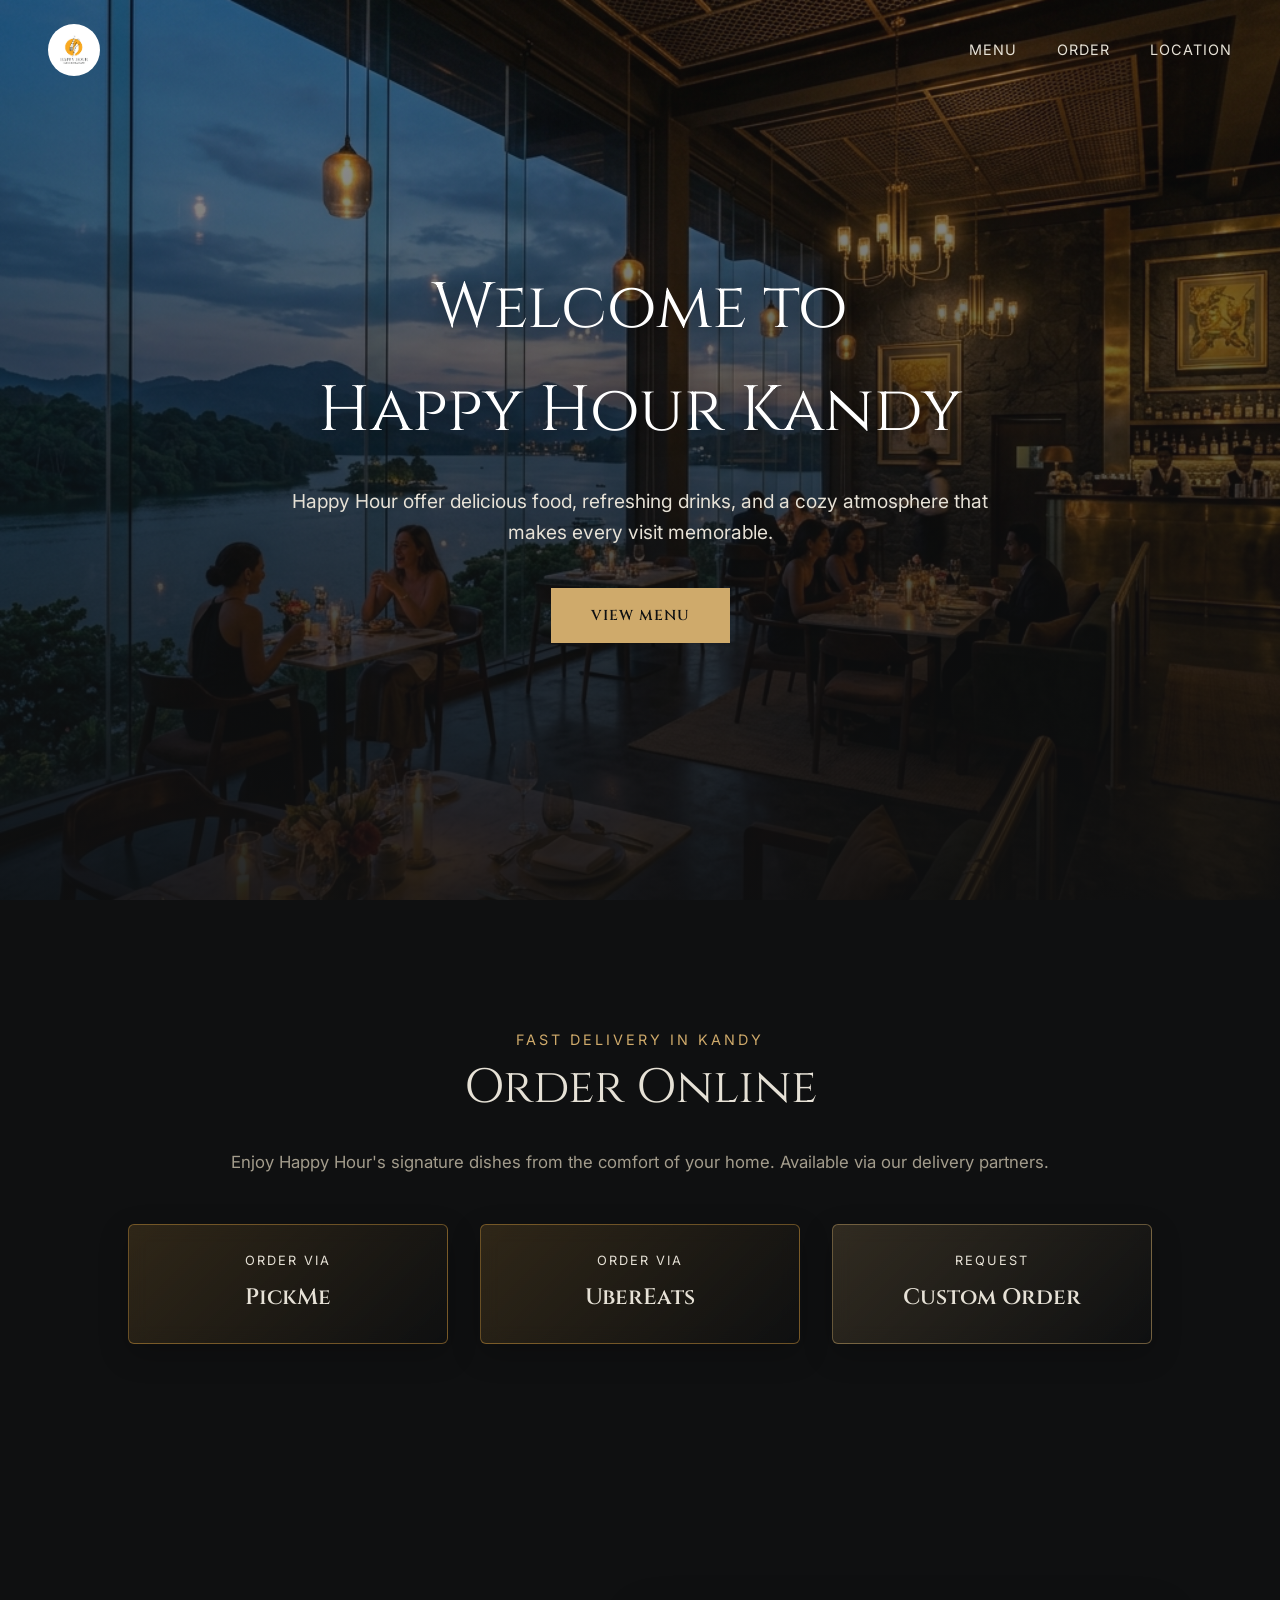
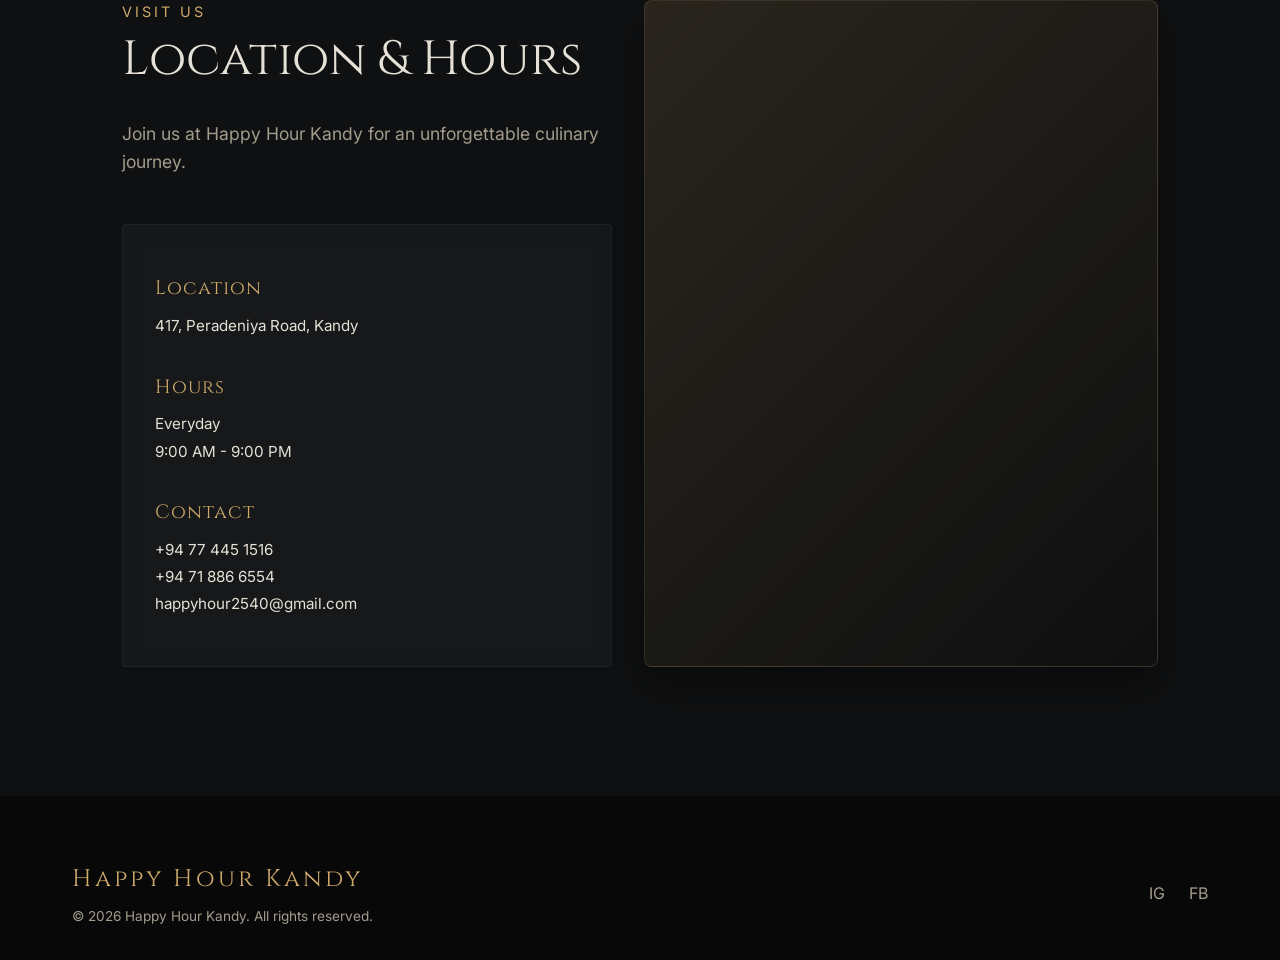
<file: index.html>
<!DOCTYPE html>
<html lang="en">
<head>
    <meta charset="UTF-8">
    <meta name="viewport" content="width=device-width, initial-scale=1.0">
    
    <title>Happy Hour Kandy | Best Rice & Curry, Kottu & Fried Rice</title>
    <meta name="description" content="Visit Happy Hour Kandy at 417 Peradeniya Road! We serve the best local cuisine including Rice & Curry, Kottu, Fried Rice, and Burgers. Open everyday 9:00 AM to 9:00 PM.">
    <meta name="keywords" content="Happy Hour Kandy, Happy Hour Cafe, Kandy restaurant, Peradeniya Road food, Kottu Kandy, Fried Rice Kandy, fast food Kandy, Sri Lankan restaurant">
    <meta name="author" content="Happy Hour Kandy">
    <meta name="robots" content="index, follow">

    <meta property="og:title" content="Happy Hour Kandy | Top Cafe & Restaurant on Peradeniya Road">
    <meta property="og:description" content="Craving the best food in Kandy? Visit Happy Hour Kandy for authentic Rice & Curry, Kottu, and more. Dine-in or order delivery today!">
    <meta property="og:type" content="restaurant">
    <meta property="og:url" content="https://www.yourdomain.com/"> 
    <meta property="og:site_name" content="Happy Hour Kandy">
    <meta property="og:locale" content="en_LK">
    
    <link rel="preconnect" href="https://fonts.googleapis.com">
    <link rel="preconnect" href="https://fonts.gstatic.com" crossorigin>
    <link href="https://fonts.googleapis.com/css2?family=Cinzel:wght@400;600;700&family=Inter:wght@300;400;600&display=swap" rel="stylesheet">
    
    <link rel="stylesheet" href="styles.css">

    <script type="application/ld+json">
    {
      "@context": "https://schema.org",
      "@type": "Restaurant",
      "name": "Happy Hour Kandy",
      "url": "https://www.yourdomain.com", 
      "description": "A modern cafe and restaurant in Kandy serving delicious Rice & Curry, Kottu, Fried Rice, and Burgers.",
      "telephone": ["+94774451516", "+94718866554"],
      "email": "happyhour2540@gmail.com",
      "address": {
        "@type": "PostalAddress",
        "streetAddress": "417, Peradeniya Road",
        "addressLocality": "Kandy",
        "addressRegion": "Central Province",
        "addressCountry": "LK"
      },
      "geo": {
        "@type": "GeoCoordinates",
        "latitude": "7.2854571", 
        "longitude": "80.6256761"
      },
      "openingHoursSpecification": {
        "@type": "OpeningHoursSpecification",
        "dayOfWeek": [
          "Monday", "Tuesday", "Wednesday", "Thursday", "Friday", "Saturday", "Sunday"
        ],
        "opens": "09:00",
        "closes": "21:00"
      },
      "servesCuisine": ["Sri Lankan", "Asian", "Fast Food"],
      "priceRange": "$$"
    }
    </script>
</head>
<body>

    <header class="navbar" id="navbar">
        <div class="nav-container">
            <a class="logo" href="index.html" aria-label="Happy Hour Kandy home">
                <span class="logo-text">Happy Hour Kandy</span>
                <img class="logo-image" src="assets/images/1.jpg" alt="Happy Hour Kandy logo">
            </a>
            <nav>
                <ul class="nav-links">
                    <li><a href="menu.html" class="nav-link" title="View Happy Hour Kandy Full Menu">Menu</a></li>
                    <li><a href="#order" class="nav-link" title="Order Online from Happy Hour Kandy">Order</a></li>
                    <li><a href="#location" class="nav-link" title="Find Happy Hour Kandy Location">Location</a></li>
                </ul>
            </nav>
            <div class="mobile-menu-btn" id="mobile-menu-btn">
                <span></span>
                <span></span>
                <span></span>
            </div>
        </div>
    </header>

    <section class="hero" id="home">
        <div class="hero-overlay"></div>
        <div class="hero-content">
            <h2 class="animate-up delay-1">Welcome to <br>Happy Hour Kandy</h2>
            <p class="animate-up delay-2">Happy Hour offer delicious food, refreshing drinks, and a cozy atmosphere that makes every visit memorable.</p>
            <a href="menu.html" class="btn btn-primary animate-up delay-3">View Menu</a>
        </div>
    </section>

    <section class="order section" id="order">
        <div class="container text-center fade-in">
            <h3 class="section-subtitle">Fast Delivery in Kandy</h3>
            <h2 class="section-title">Order Online</h2>
            <p class="section-lead">Enjoy Happy Hour's signature dishes from the comfort of your home. Available via our delivery partners.</p>
            <div class="order-buttons">
                <a href="https://pickme-app-sl.onelink.me/Fore?af_xp=custom&pid=custom&deep_link_value=outletDetailScreen&af_dp=afpickmesl%3A%2F%2F&merchant_id=42906&service_code=FOOD&route_type=food_and_market&route=outletDetailScreen" class="platform-btn pickme-btn" title="Order Happy Hour Kandy via PickMe">
                    <span>Order via</span> PickMe
                </a>
                <a href="#" class="platform-btn uber-btn" title="Order Happy Hour Kandy via UberEats">
                    <span>Order via</span> UberEats
                </a>
                <a href="https://docs.google.com/forms/d/e/1FAIpQLSdKYwQodTNkHpd2bPGRtknwT66CZpx0Dv6uAD2dohUDPAjNvw/viewform?usp=publish-editor" class="platform-btn custom-order-btn" title="Open the custom order form">
                    <span>Request</span>
                    Custom Order
                </a>
            </div>
        </div>
    </section>

    <section class="location section" id="location">
        <div class="container location-container">
            <div class="location-info fade-in">
                <h3 class="section-subtitle">Visit Us</h3>
                <h2 class="section-title">Location & Hours</h2>
                <p>Join us at Happy Hour Kandy for an unforgettable culinary journey.</p>
                <div class="contact-details">
                    <div class="detail-item">
                        <h4>Location</h4>
                        <p>417, Peradeniya Road, Kandy</p>
                    </div>
                    <div class="detail-item">
                        <h4>Hours</h4>
                        <p>Everyday<br>9:00 AM - 9:00 PM</p>
                    </div>
                    <div class="detail-item">
                        <h4>Contact</h4>
                        <p>
                            <a href="tel:+94774451516" class="contact-link">+94 77 445 1516</a><br>
                            <a href="tel:+94718866554" class="contact-link">+94 71 886 6554</a><br>
                            <a href="mailto:happyhour2540@gmail.com" class="contact-link">happyhour2540@gmail.com</a>
                        </p>
                    </div>
                </div>
            </div>
            
            <div class="location-map fade-in delay-1">
                <div class="map-embed" aria-label="Map showing Happy Hour Kandy location">
                    <iframe
                        class="map-frame"
                        title="Happy Hour Kandy on Peradeniya Road"
                        src="https://www.google.com/maps?q=417+Peradeniya+Road+Kandy&output=embed"
                        loading="lazy"
                        referrerpolicy="no-referrer-when-downgrade"
                    ></iframe>
                </div>
            </div>
        </div>
    </section>

    <footer class="footer">
        <div class="container footer-content">
            <div class="footer-brand">
                <h2>Happy Hour Kandy</h2>
                <p>© 2026 Happy Hour Kandy. All rights reserved.</p>
            </div>
            <div class="social-links">
                <a href="https://www.instagram.com/happy.hour_sl?igsh=MTk2ZndmenZybTJxOQ%3D%3D&utm_source=qr" target="_blank" rel="noopener noreferrer" aria-label="Happy Hour Kandy Instagram">IG</a>
                <a href="https://www.facebook.com/share/18RMpoqPGJ/?mibextid=wwXIfr" target="_blank" rel="noopener noreferrer" aria-label="Happy Hour Kandy Facebook">FB</a>
            </div>
        </div>
    </footer>

    <script src="script.js"></script>
</body>
</html>
</file>
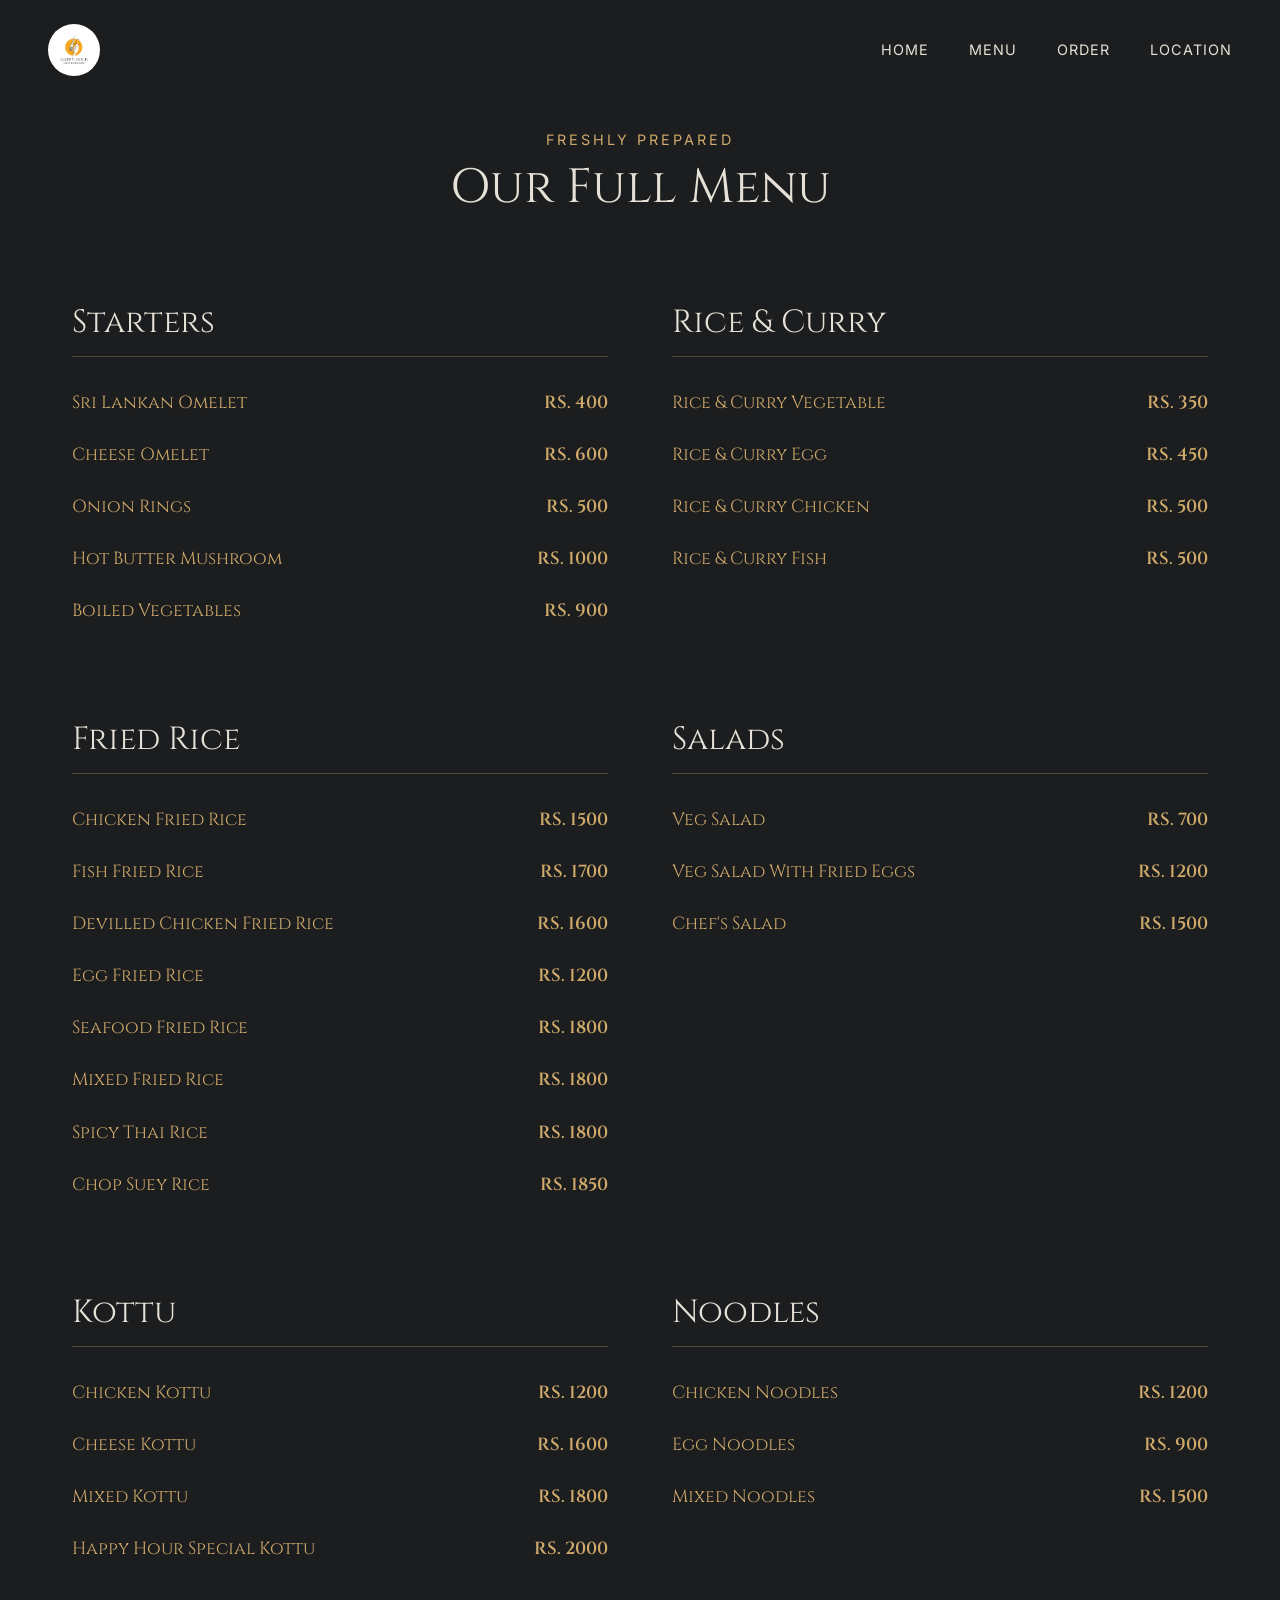
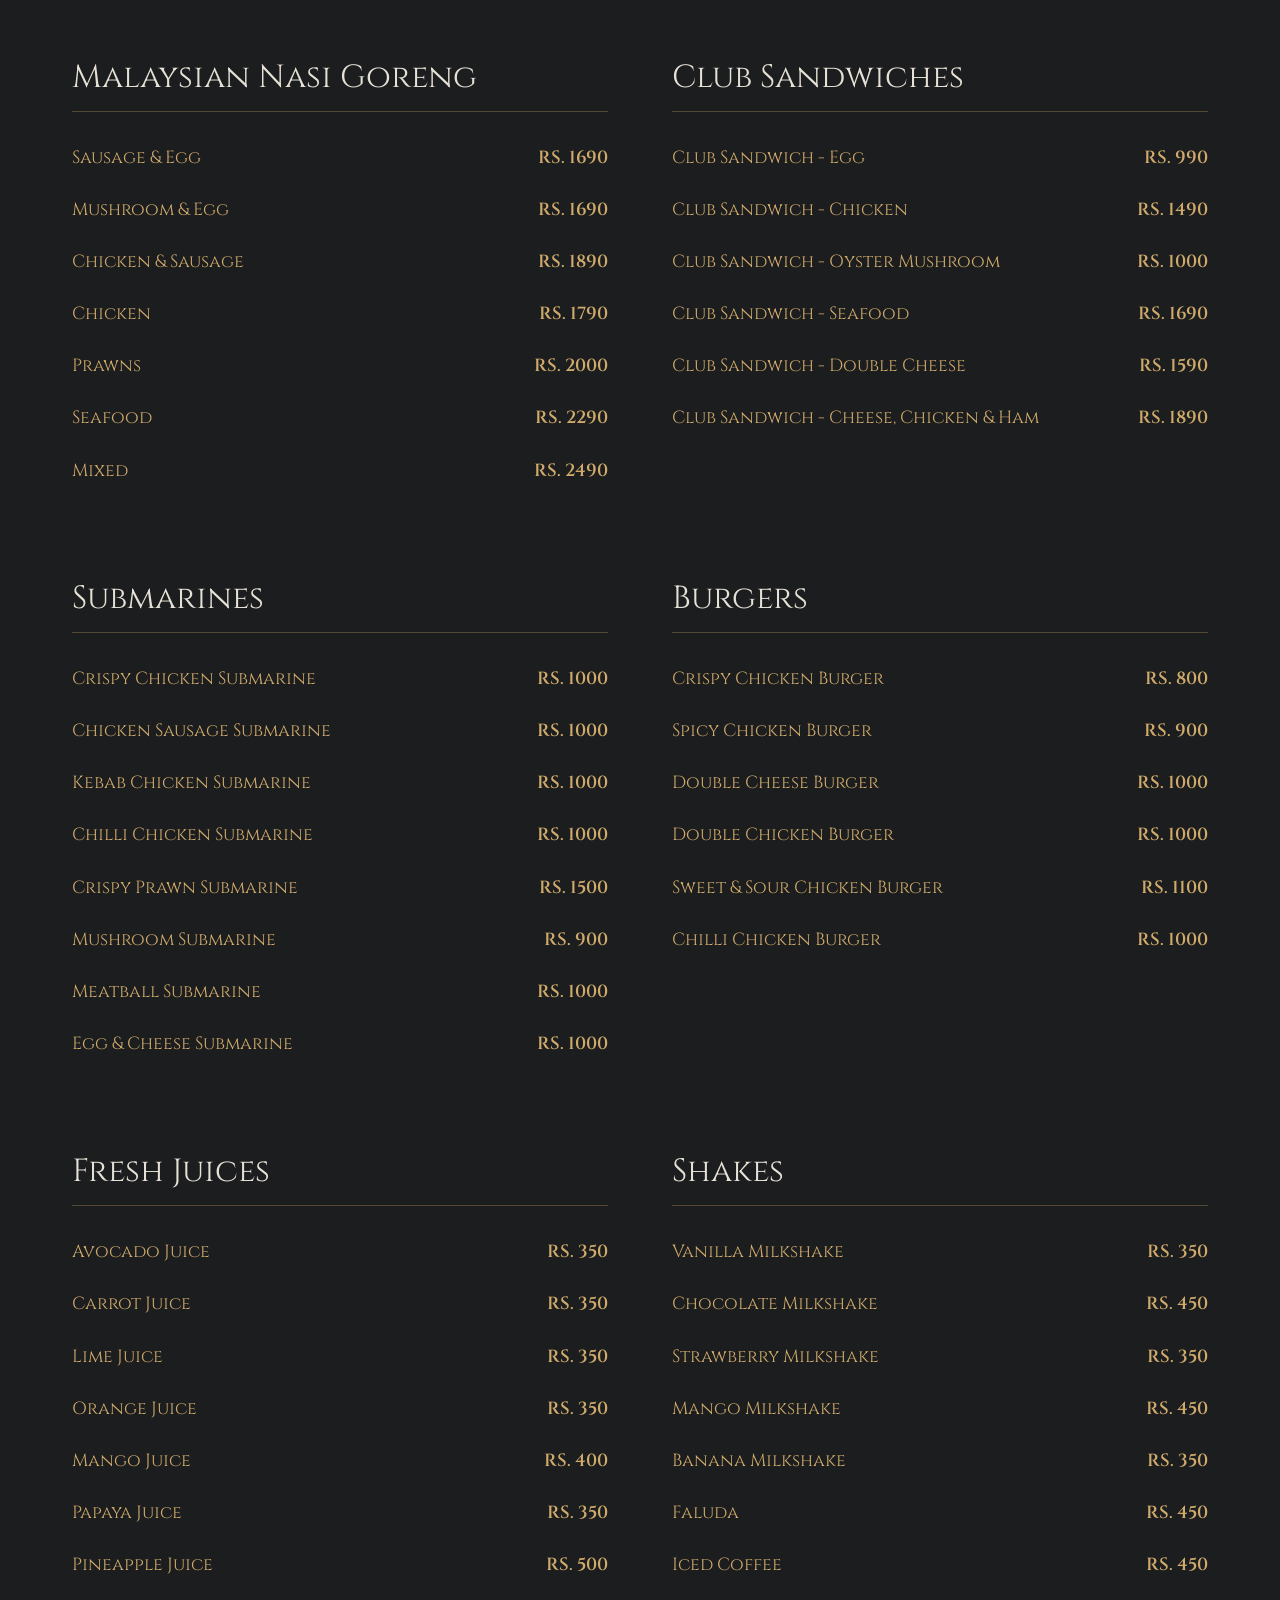
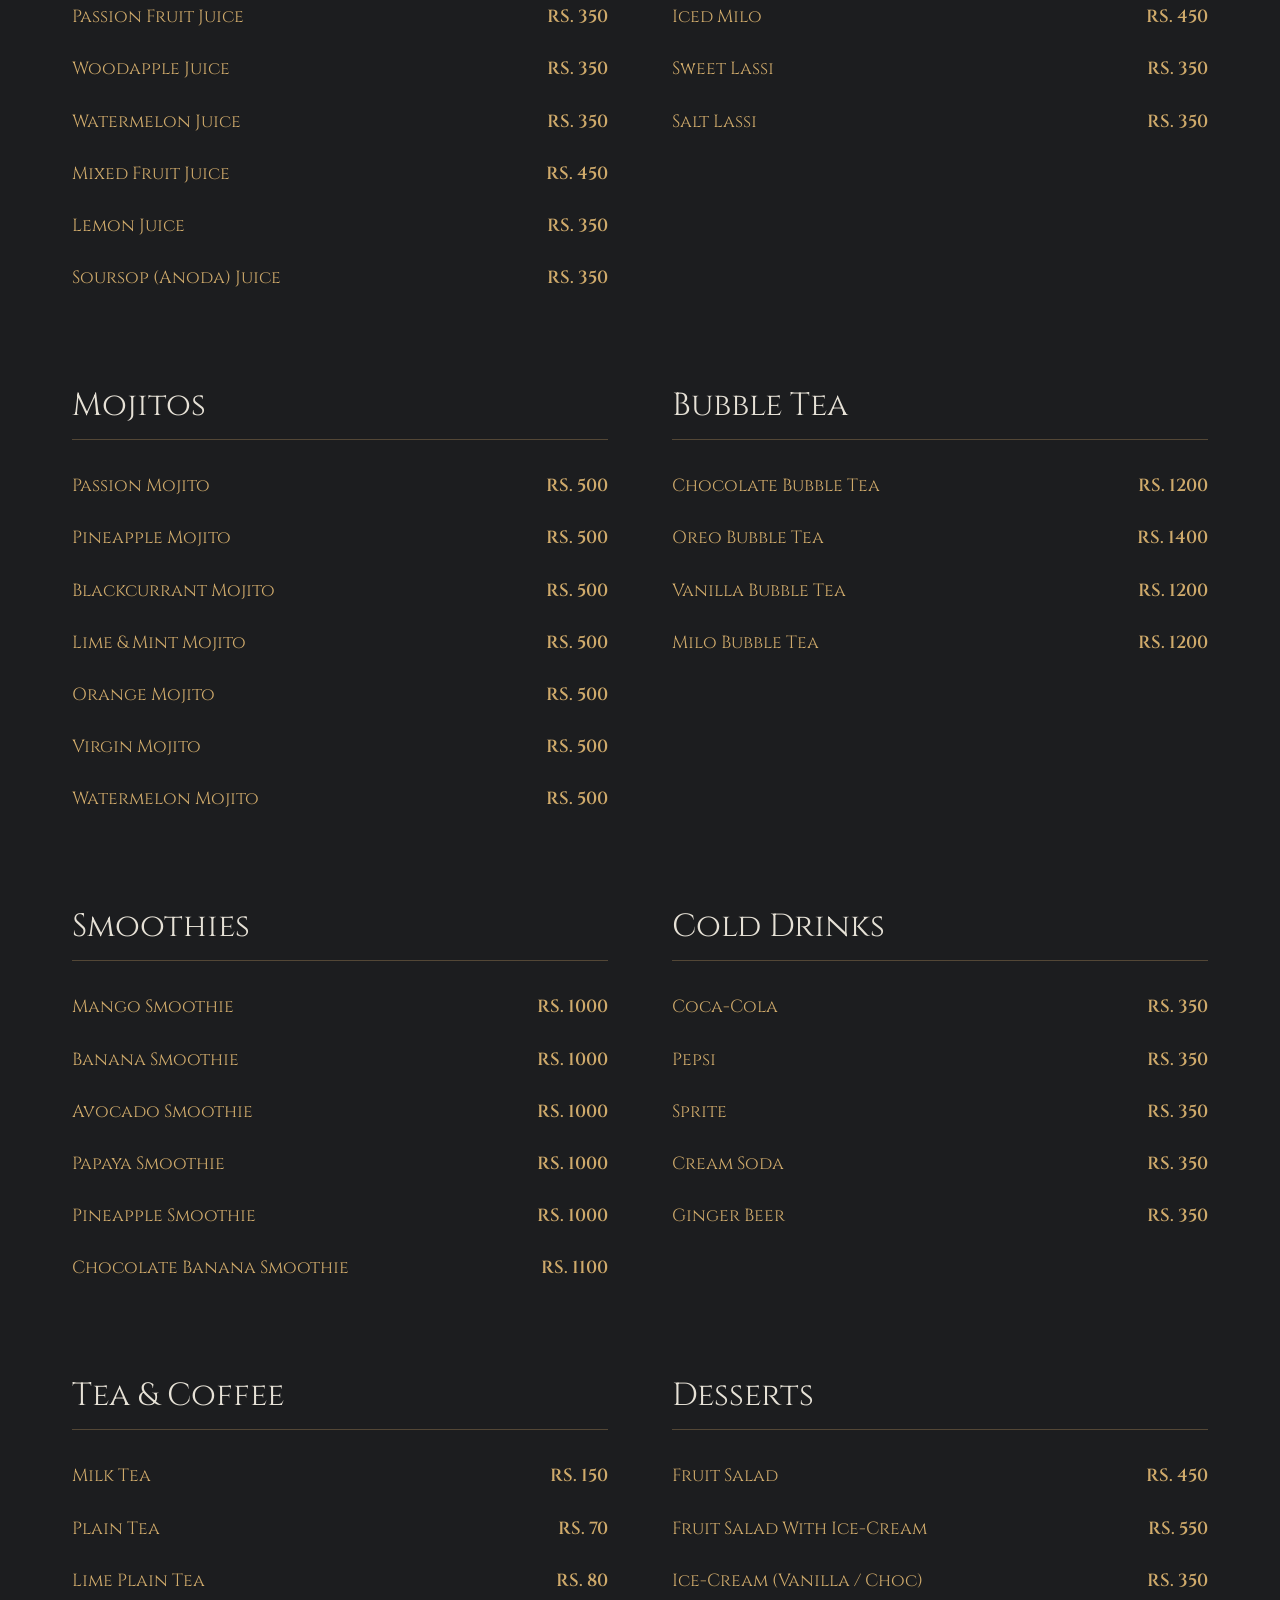
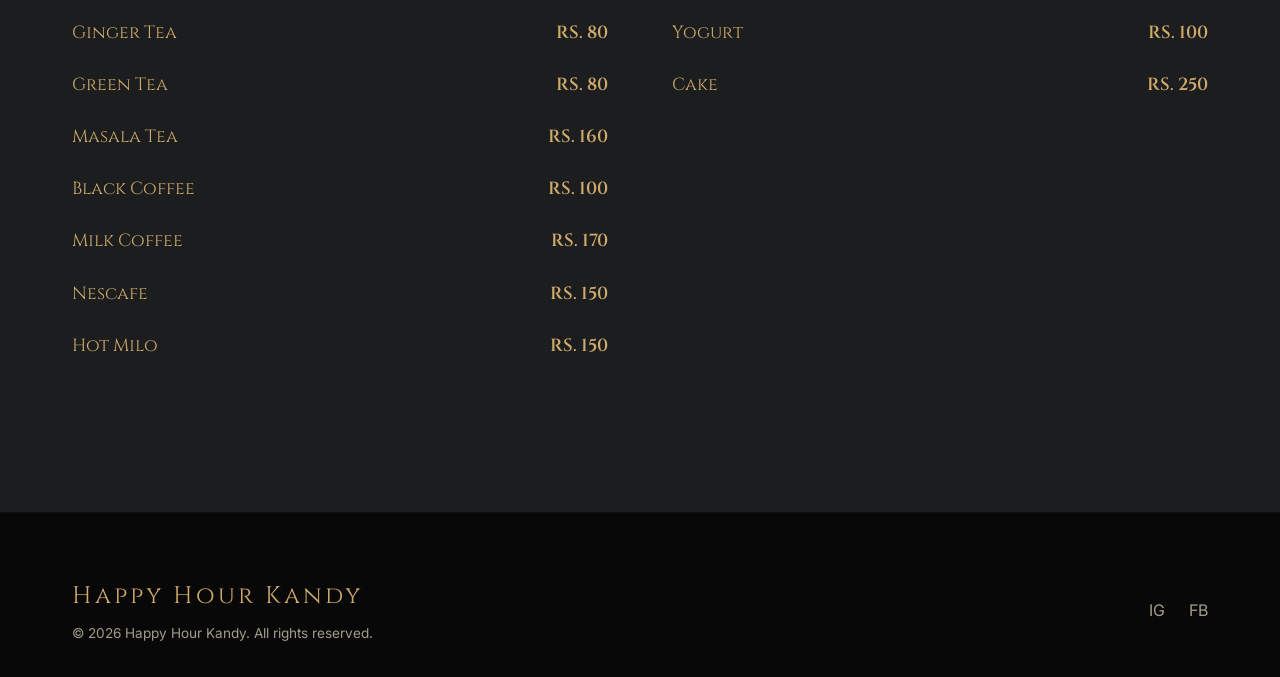
<file: menu.html>
<!DOCTYPE html>
<html lang="en">
<head>
    <meta charset="UTF-8">
    <meta name="viewport" content="width=device-width, initial-scale=1.0">

    <title>Happy Hour Kandy | Full Menu</title>
    <meta name="description" content="Explore the full Happy Hour Kandy menu with starters, rice and curry, kottu, burgers, fresh juices, desserts, and more.">
    <meta name="keywords" content="Happy Hour Kandy menu, Kandy food menu, rice and curry, kottu, fried rice, burgers, juices">
    <meta name="author" content="Happy Hour Kandy">

    <link rel="preconnect" href="https://fonts.googleapis.com">
    <link rel="preconnect" href="https://fonts.gstatic.com" crossorigin>
    <link href="https://fonts.googleapis.com/css2?family=Cinzel:wght@400;600;700&family=Inter:wght@300;400;600&display=swap" rel="stylesheet">

    <link rel="stylesheet" href="styles.css">
</head>
<body>

    <header class="navbar" id="navbar">
        <div class="nav-container">
            <a class="logo" href="index.html" aria-label="Happy Hour Kandy home">
                <span class="logo-text">Happy Hour Kandy</span>
                <img class="logo-image" src="assets/images/1.jpg" alt="Happy Hour Kandy logo">
            </a>
            <nav>
                <ul class="nav-links">
                    <li><a href="index.html" class="nav-link" title="Back to Happy Hour Kandy Home">Home</a></li>
                    <li><a href="menu.html" class="nav-link" title="View Happy Hour Kandy Full Menu">Menu</a></li>
                    <li><a href="index.html#order" class="nav-link" title="Order Online from Happy Hour Kandy">Order</a></li>
                    <li><a href="index.html#location" class="nav-link" title="Find Happy Hour Kandy Location">Location</a></li>
                </ul>
            </nav>
            <div class="mobile-menu-btn" id="mobile-menu-btn">
                <span></span>
                <span></span>
                <span></span>
            </div>
        </div>
    </header>

    <section class="menu section dark-bg" id="menu">
        <div class="container">
            <div class="text-center fade-in">
                <h3 class="section-subtitle">Freshly Prepared</h3>
                <h2 class="section-title">Our Full Menu</h2>
            </div>

            <div class="full-menu-container">

                <div class="menu-category">
                    <h3>Starters</h3>
                    <ul class="menu-list">
                        <li><div class="menu-item-header"><span>Sri Lankan Omelet</span><span class="price">RS. 400</span></div></li>
                        <li><div class="menu-item-header"><span>Cheese Omelet</span><span class="price">RS. 600</span></div></li>
                        <li><div class="menu-item-header"><span>Onion Rings</span><span class="price">RS. 500</span></div></li>
                        <li><div class="menu-item-header"><span>Hot Butter Mushroom</span><span class="price">RS. 1000</span></div></li>
                        <li><div class="menu-item-header"><span>Boiled Vegetables</span><span class="price">RS. 900</span></div></li>
                    </ul>
                </div>

                <div class="menu-category">
                    <h3>Rice & Curry</h3>
                    <ul class="menu-list">
                        <li><div class="menu-item-header"><span>Rice & Curry Vegetable</span><span class="price">RS. 350</span></div></li>
                        <li><div class="menu-item-header"><span>Rice & Curry Egg</span><span class="price">RS. 450</span></div></li>
                        <li><div class="menu-item-header"><span>Rice & Curry Chicken</span><span class="price">RS. 500</span></div></li>
                        <li><div class="menu-item-header"><span>Rice & Curry Fish</span><span class="price">RS. 500</span></div></li>
                    </ul>
                </div>

                <div class="menu-category">
                    <h3>Fried Rice</h3>
                    <ul class="menu-list">
                        <li><div class="menu-item-header"><span>Chicken Fried Rice</span><span class="price">RS. 1500</span></div></li>
                        <li><div class="menu-item-header"><span>Fish Fried Rice</span><span class="price">RS. 1700</span></div></li>
                        <li><div class="menu-item-header"><span>Devilled Chicken Fried Rice</span><span class="price">RS. 1600</span></div></li>
                        <li><div class="menu-item-header"><span>Egg Fried Rice</span><span class="price">RS. 1200</span></div></li>
                        <li><div class="menu-item-header"><span>Seafood Fried Rice</span><span class="price">RS. 1800</span></div></li>
                        <li><div class="menu-item-header"><span>Mixed Fried Rice</span><span class="price">RS. 1800</span></div></li>
                        <li><div class="menu-item-header"><span>Spicy Thai Rice</span><span class="price">RS. 1800</span></div></li>
                        <li><div class="menu-item-header"><span>Chop Suey Rice</span><span class="price">RS. 1850</span></div></li>
                    </ul>
                </div>

                <div class="menu-category">
                    <h3>Salads</h3>
                    <ul class="menu-list">
                        <li><div class="menu-item-header"><span>Veg Salad</span><span class="price">RS. 700</span></div></li>
                        <li><div class="menu-item-header"><span>Veg Salad With Fried Eggs</span><span class="price">RS. 1200</span></div></li>
                        <li><div class="menu-item-header"><span>Chef's Salad</span><span class="price">RS. 1500</span></div></li>
                    </ul>
                </div>

                <div class="menu-category">
                    <h3>Kottu</h3>
                    <ul class="menu-list">
                        <li><div class="menu-item-header"><span>Chicken Kottu</span><span class="price">RS. 1200</span></div></li>
                        <li><div class="menu-item-header"><span>Cheese Kottu</span><span class="price">RS. 1600</span></div></li>
                        <li><div class="menu-item-header"><span>Mixed Kottu</span><span class="price">RS. 1800</span></div></li>
                        <li><div class="menu-item-header"><span>Happy Hour Special Kottu</span><span class="price">RS. 2000</span></div></li>
                    </ul>
                </div>

                <div class="menu-category">
                    <h3>Noodles</h3>
                    <ul class="menu-list">
                        <li><div class="menu-item-header"><span>Chicken Noodles</span><span class="price">RS. 1200</span></div></li>
                        <li><div class="menu-item-header"><span>Egg Noodles</span><span class="price">RS. 900</span></div></li>
                        <li><div class="menu-item-header"><span>Mixed Noodles</span><span class="price">RS. 1500</span></div></li>
                    </ul>
                </div>

                <div class="menu-category">
                    <h3>Malaysian Nasi Goreng</h3>
                    <ul class="menu-list">
                        <li><div class="menu-item-header"><span>Sausage & Egg</span><span class="price">RS. 1690</span></div></li>
                        <li><div class="menu-item-header"><span>Mushroom & Egg</span><span class="price">RS. 1690</span></div></li>
                        <li><div class="menu-item-header"><span>Chicken & Sausage</span><span class="price">RS. 1890</span></div></li>
                        <li><div class="menu-item-header"><span>Chicken</span><span class="price">RS. 1790</span></div></li>
                        <li><div class="menu-item-header"><span>Prawns</span><span class="price">RS. 2000</span></div></li>
                        <li><div class="menu-item-header"><span>Seafood</span><span class="price">RS. 2290</span></div></li>
                        <li><div class="menu-item-header"><span>Mixed</span><span class="price">RS. 2490</span></div></li>
                    </ul>
                </div>

                <div class="menu-category">
                    <h3>Club Sandwiches</h3>
                    <ul class="menu-list">
                        <li><div class="menu-item-header"><span>Club Sandwich - Egg</span><span class="price">RS. 990</span></div></li>
                        <li><div class="menu-item-header"><span>Club Sandwich - Chicken</span><span class="price">RS. 1490</span></div></li>
                        <li><div class="menu-item-header"><span>Club Sandwich - Oyster Mushroom</span><span class="price">RS. 1000</span></div></li>
                        <li><div class="menu-item-header"><span>Club Sandwich - Seafood</span><span class="price">RS. 1690</span></div></li>
                        <li><div class="menu-item-header"><span>Club Sandwich - Double Cheese</span><span class="price">RS. 1590</span></div></li>
                        <li><div class="menu-item-header"><span>Club Sandwich - Cheese, Chicken & Ham</span><span class="price">RS. 1890</span></div></li>
                    </ul>
                </div>

                <div class="menu-category">
                    <h3>Submarines</h3>
                    <ul class="menu-list">
                        <li><div class="menu-item-header"><span>Crispy Chicken Submarine</span><span class="price">RS. 1000</span></div></li>
                        <li><div class="menu-item-header"><span>Chicken Sausage Submarine</span><span class="price">RS. 1000</span></div></li>
                        <li><div class="menu-item-header"><span>Kebab Chicken Submarine</span><span class="price">RS. 1000</span></div></li>
                        <li><div class="menu-item-header"><span>Chilli Chicken Submarine</span><span class="price">RS. 1000</span></div></li>
                        <li><div class="menu-item-header"><span>Crispy Prawn Submarine</span><span class="price">RS. 1500</span></div></li>
                        <li><div class="menu-item-header"><span>Mushroom Submarine</span><span class="price">RS. 900</span></div></li>
                        <li><div class="menu-item-header"><span>Meatball Submarine</span><span class="price">RS. 1000</span></div></li>
                        <li><div class="menu-item-header"><span>Egg & Cheese Submarine</span><span class="price">RS. 1000</span></div></li>
                    </ul>
                </div>

                <div class="menu-category">
                    <h3>Burgers</h3>
                    <ul class="menu-list">
                        <li><div class="menu-item-header"><span>Crispy Chicken Burger</span><span class="price">RS. 800</span></div></li>
                        <li><div class="menu-item-header"><span>Spicy Chicken Burger</span><span class="price">RS. 900</span></div></li>
                        <li><div class="menu-item-header"><span>Double Cheese Burger</span><span class="price">RS. 1000</span></div></li>
                        <li><div class="menu-item-header"><span>Double Chicken Burger</span><span class="price">RS. 1000</span></div></li>
                        <li><div class="menu-item-header"><span>Sweet & Sour Chicken Burger</span><span class="price">RS. 1100</span></div></li>
                        <li><div class="menu-item-header"><span>Chilli Chicken Burger</span><span class="price">RS. 1000</span></div></li>
                    </ul>
                </div>

                <div class="menu-category">
                    <h3>Fresh Juices</h3>
                    <ul class="menu-list">
                        <li><div class="menu-item-header"><span>Avocado Juice</span><span class="price">RS. 350</span></div></li>
                        <li><div class="menu-item-header"><span>Carrot Juice</span><span class="price">RS. 350</span></div></li>
                        <li><div class="menu-item-header"><span>Lime Juice</span><span class="price">RS. 350</span></div></li>
                        <li><div class="menu-item-header"><span>Orange Juice</span><span class="price">RS. 350</span></div></li>
                        <li><div class="menu-item-header"><span>Mango Juice</span><span class="price">RS. 400</span></div></li>
                        <li><div class="menu-item-header"><span>Papaya Juice</span><span class="price">RS. 350</span></div></li>
                        <li><div class="menu-item-header"><span>Pineapple Juice</span><span class="price">RS. 500</span></div></li>
                        <li><div class="menu-item-header"><span>Passion Fruit Juice</span><span class="price">RS. 350</span></div></li>
                        <li><div class="menu-item-header"><span>Woodapple Juice</span><span class="price">RS. 350</span></div></li>
                        <li><div class="menu-item-header"><span>Watermelon Juice</span><span class="price">RS. 350</span></div></li>
                        <li><div class="menu-item-header"><span>Mixed Fruit Juice</span><span class="price">RS. 450</span></div></li>
                        <li><div class="menu-item-header"><span>Lemon Juice</span><span class="price">RS. 350</span></div></li>
                        <li><div class="menu-item-header"><span>Soursop (Anoda) Juice</span><span class="price">RS. 350</span></div></li>
                    </ul>
                </div>

                <div class="menu-category">
                    <h3>Shakes</h3>
                    <ul class="menu-list">
                        <li><div class="menu-item-header"><span>Vanilla Milkshake</span><span class="price">RS. 350</span></div></li>
                        <li><div class="menu-item-header"><span>Chocolate Milkshake</span><span class="price">RS. 450</span></div></li>
                        <li><div class="menu-item-header"><span>Strawberry Milkshake</span><span class="price">RS. 350</span></div></li>
                        <li><div class="menu-item-header"><span>Mango Milkshake</span><span class="price">RS. 450</span></div></li>
                        <li><div class="menu-item-header"><span>Banana Milkshake</span><span class="price">RS. 350</span></div></li>
                        <li><div class="menu-item-header"><span>Faluda</span><span class="price">RS. 450</span></div></li>
                        <li><div class="menu-item-header"><span>Iced Coffee</span><span class="price">RS. 450</span></div></li>
                        <li><div class="menu-item-header"><span>Iced Milo</span><span class="price">RS. 450</span></div></li>
                        <li><div class="menu-item-header"><span>Sweet Lassi</span><span class="price">RS. 350</span></div></li>
                        <li><div class="menu-item-header"><span>Salt Lassi</span><span class="price">RS. 350</span></div></li>
                    </ul>
                </div>

                <div class="menu-category">
                    <h3>Mojitos</h3>
                    <ul class="menu-list">
                        <li><div class="menu-item-header"><span>Passion Mojito</span><span class="price">RS. 500</span></div></li>
                        <li><div class="menu-item-header"><span>Pineapple Mojito</span><span class="price">RS. 500</span></div></li>
                        <li><div class="menu-item-header"><span>Blackcurrant Mojito</span><span class="price">RS. 500</span></div></li>
                        <li><div class="menu-item-header"><span>Lime & Mint Mojito</span><span class="price">RS. 500</span></div></li>
                        <li><div class="menu-item-header"><span>Orange Mojito</span><span class="price">RS. 500</span></div></li>
                        <li><div class="menu-item-header"><span>Virgin Mojito</span><span class="price">RS. 500</span></div></li>
                        <li><div class="menu-item-header"><span>Watermelon Mojito</span><span class="price">RS. 500</span></div></li>
                    </ul>
                </div>

                <div class="menu-category">
                    <h3>Bubble Tea</h3>
                    <ul class="menu-list">
                        <li><div class="menu-item-header"><span>Chocolate Bubble Tea</span><span class="price">RS. 1200</span></div></li>
                        <li><div class="menu-item-header"><span>Oreo Bubble Tea</span><span class="price">RS. 1400</span></div></li>
                        <li><div class="menu-item-header"><span>Vanilla Bubble Tea</span><span class="price">RS. 1200</span></div></li>
                        <li><div class="menu-item-header"><span>Milo Bubble Tea</span><span class="price">RS. 1200</span></div></li>
                    </ul>
                </div>

                <div class="menu-category">
                    <h3>Smoothies</h3>
                    <ul class="menu-list">
                        <li><div class="menu-item-header"><span>Mango Smoothie</span><span class="price">RS. 1000</span></div></li>
                        <li><div class="menu-item-header"><span>Banana Smoothie</span><span class="price">RS. 1000</span></div></li>
                        <li><div class="menu-item-header"><span>Avocado Smoothie</span><span class="price">RS. 1000</span></div></li>
                        <li><div class="menu-item-header"><span>Papaya Smoothie</span><span class="price">RS. 1000</span></div></li>
                        <li><div class="menu-item-header"><span>Pineapple Smoothie</span><span class="price">RS. 1000</span></div></li>
                        <li><div class="menu-item-header"><span>Chocolate Banana Smoothie</span><span class="price">RS. 1100</span></div></li>
                    </ul>
                </div>

                <div class="menu-category">
                    <h3>Cold Drinks</h3>
                    <ul class="menu-list">
                        <li><div class="menu-item-header"><span>Coca-Cola</span><span class="price">RS. 350</span></div></li>
                        <li><div class="menu-item-header"><span>Pepsi</span><span class="price">RS. 350</span></div></li>
                        <li><div class="menu-item-header"><span>Sprite</span><span class="price">RS. 350</span></div></li>
                        <li><div class="menu-item-header"><span>Cream Soda</span><span class="price">RS. 350</span></div></li>
                        <li><div class="menu-item-header"><span>Ginger Beer</span><span class="price">RS. 350</span></div></li>
                    </ul>
                </div>

                <div class="menu-category">
                    <h3>Tea & Coffee</h3>
                    <ul class="menu-list">
                        <li><div class="menu-item-header"><span>Milk Tea</span><span class="price">RS. 150</span></div></li>
                        <li><div class="menu-item-header"><span>Plain Tea</span><span class="price">RS. 70</span></div></li>
                        <li><div class="menu-item-header"><span>Lime Plain Tea</span><span class="price">RS. 80</span></div></li>
                        <li><div class="menu-item-header"><span>Ginger Tea</span><span class="price">RS. 80</span></div></li>
                        <li><div class="menu-item-header"><span>Green Tea</span><span class="price">RS. 80</span></div></li>
                        <li><div class="menu-item-header"><span>Masala Tea</span><span class="price">RS. 160</span></div></li>
                        <li><div class="menu-item-header"><span>Black Coffee</span><span class="price">RS. 100</span></div></li>
                        <li><div class="menu-item-header"><span>Milk Coffee</span><span class="price">RS. 170</span></div></li>
                        <li><div class="menu-item-header"><span>Nescafe</span><span class="price">RS. 150</span></div></li>
                        <li><div class="menu-item-header"><span>Hot Milo</span><span class="price">RS. 150</span></div></li>
                    </ul>
                </div>

                <div class="menu-category">
                    <h3>Desserts</h3>
                    <ul class="menu-list">
                        <li><div class="menu-item-header"><span>Fruit Salad</span><span class="price">RS. 450</span></div></li>
                        <li><div class="menu-item-header"><span>Fruit Salad With Ice-Cream</span><span class="price">RS. 550</span></div></li>
                        <li><div class="menu-item-header"><span>Ice-Cream (Vanilla / Choc)</span><span class="price">RS. 350</span></div></li>
                        <li><div class="menu-item-header"><span>Yogurt</span><span class="price">RS. 100</span></div></li>
                        <li><div class="menu-item-header"><span>Cake</span><span class="price">RS. 250</span></div></li>
                    </ul>
                </div>

            </div>
        </div>
    </section>

    <footer class="footer">
        <div class="container footer-content">
            <div class="footer-brand">
                <h2>Happy Hour Kandy</h2>
                <p>© 2026 Happy Hour Kandy. All rights reserved.</p>
            </div>
            <div class="social-links">
                <a href="https://www.instagram.com/happy.hour_sl?igsh=MTk2ZndmenZybTJxOQ%3D%3D&utm_source=qr" target="_blank" rel="noopener noreferrer" aria-label="Happy Hour Kandy Instagram">IG</a>
                <a href="https://www.facebook.com/share/18RMpoqPGJ/?mibextid=wwXIfr" target="_blank" rel="noopener noreferrer" aria-label="Happy Hour Kandy Facebook">FB</a>
            </div>
        </div>
    </footer>

    <script src="script.js"></script>
</body>
</html>
</file>
<file: styles.css>
/* Variables & Base styling */
:root {
    --bg-color-dark: #0f1011;
    --bg-color-light: #1c1d1f;
    --text-primary: #e6e1d6;
    --text-secondary: #a39c8c;
    --accent-gold: #cfaa6b;
    --accent-red: #8b2323;
    
    --font-heading: 'Cinzel', serif;
    --font-body: 'Inter', sans-serif;
    
    --transition-smooth: all 0.4s cubic-bezier(0.25, 1, 0.5, 1);
}

* {
    margin: 0;
    padding: 0;
    box-sizing: border-box;
}

html {
    scroll-behavior: smooth;
    font-size: 16px;
}

body {
    background-color: var(--bg-color-dark);
    color: var(--text-primary);
    font-family: var(--font-body);
    line-height: 1.6;
    overflow-x: hidden;
}

h1, h2, h3, h4, h5, h6 {
    font-family: var(--font-heading);
    font-weight: 400;
}

a {
    text-decoration: none;
    color: inherit;
    transition: var(--transition-smooth);
}

ul {
    list-style: none;
}

.container {
    max-width: 1200px;
    margin: 0 auto;
    padding: 0 2rem;
}

.text-center {
    text-align: center;
}

.section {
    padding: 8rem 0;
}

.section,
.hero,
.footer,
.navbar {
    width: 100%;
}

.section-subtitle {
    color: var(--accent-gold);
    font-size: 0.9rem;
    letter-spacing: 3px;
    text-transform: uppercase;
    margin-bottom: 0.5rem;
    font-family: var(--font-body);
}

.section-title {
    font-size: 3rem;
    margin-bottom: 2rem;
    line-height: 1.2;
}

.section-lead {
    color: var(--text-secondary);
    margin-bottom: 3rem;
    font-size: 1.05rem;
}

.dark-bg {
    background-color: var(--bg-color-light);
}

/* Buttons */
.btn {
    display: inline-block;
    padding: 1rem 2.5rem;
    font-family: var(--font-heading);
    letter-spacing: 1px;
    text-transform: uppercase;
    font-size: 0.9rem;
    cursor: pointer;
    border: none;
    outline: none;
}

.btn-primary {
    background-color: var(--accent-gold);
    color: var(--bg-color-dark);
    font-weight: 600;
}

.btn-primary:hover {
    background-color: #e0be7f;
    box-shadow: 0 0 20px rgba(207, 170, 107, 0.3);
}

.btn-outline {
    background: transparent;
    border: 1px solid var(--accent-gold);
    color: var(--accent-gold);
}

.btn-outline:hover {
    background-color: var(--accent-gold);
    color: var(--bg-color-dark);
}

.full-width {
    width: 100%;
}

.center-btn {
    text-align: center;
    margin-top: 3rem;
}

/* Navbar */
.navbar {
    position: fixed;
    top: 0;
    left: 0;
    width: 100%;
    z-index: 1000;
    padding: 1.5rem 0;
    transition: var(--transition-smooth);
}

.navbar.scrolled {
    background: rgba(15, 16, 17, 0.85);
    backdrop-filter: blur(10px);
    -webkit-backdrop-filter: blur(10px);
    padding: 1rem 0;
    box-shadow: 0 4px 30px rgba(0, 0, 0, 0.5);
    border-bottom: 1px solid rgba(255, 255, 255, 0.05);
}

.nav-container {
    max-width: 1400px;
    margin: 0 auto;
    padding: 0 3rem;
    display: flex;
    justify-content: space-between;
    align-items: center;
}

.logo {
    display: flex;
    align-items: center;
    gap: 0.75rem;
    font-size: 1.8rem;
    letter-spacing: 4px;
    color: var(--accent-gold);
}

.logo-text {
    display: none;
    font-size: 1.5rem;
    text-transform: uppercase;
}

.logo-image {
    display: block;
    width: 52px;
    height: 52px;
    max-width: 180px;
    object-fit: cover;
    border-radius: 50%;
}

.nav-links {
    display: flex;
    gap: 2.5rem;
}

.nav-link {
    font-size: 0.9rem;
    letter-spacing: 1px;
    text-transform: uppercase;
    position: relative;
}

.nav-link::after {
    content: '';
    position: absolute;
    bottom: -5px;
    left: 0;
    width: 0%;
    height: 1px;
    background-color: var(--accent-gold);
    transition: var(--transition-smooth);
}

.nav-link:hover::after {
    width: 100%;
}

/* Mobile Menu Icon */
.mobile-menu-btn {
    display: none;
    flex-direction: column;
    gap: 6px;
    cursor: pointer;
    z-index: 1001;
}

.mobile-menu-btn span {
    width: 30px;
    height: 2px;
    background-color: var(--accent-gold);
    transition: 0.3s;
}

.mobile-menu-btn.active span:nth-child(1) {
    transform: rotate(45deg) translate(5px, 6px);
}

.mobile-menu-btn.active span:nth-child(2) {
    opacity: 0;
}

.mobile-menu-btn.active span:nth-child(3) {
    transform: rotate(-45deg) translate(5px, -6px);
}


/* Hero Section */
.hero {
    min-height: 100vh;
    display: flex;
    align-items: center;
    justify-content: center;
    position: relative;
    background: url('assets/images/hero_bg.png') no-repeat center center/cover;
    text-align: center;
}

.hero-overlay {
    position: absolute;
    top: 0;
    left: 0;
    width: 100%;
    height: 100%;
    background: linear-gradient(to bottom, rgba(15, 16, 17, 0.4) 0%, rgba(15, 16, 17, 0.9) 100%);
    z-index: 1;
}

.hero-content {
    position: relative;
    z-index: 2;
    max-width: 800px;
    padding: 0 2rem;
}

.hero-content h2 {
    font-size: 4rem;
    margin-bottom: 1.5rem;
    color: #fff;
    text-shadow: 0 4px 20px rgba(0,0,0,0.5);
}

.hero-content p {
    font-size: 1.2rem;
    margin-bottom: 2.5rem;
    color: var(--text-primary);
}

/* About Section */
.about-grid {
    display: grid;
    grid-template-columns: 1fr 1fr;
    gap: 4rem;
    align-items: center;
}

.about-text p {
    margin-bottom: 1.5rem;
    color: var(--text-secondary);
}

.about-image {
    position: relative;
}

.image-frame {
    width: 100%;
    height: 500px;
    background: linear-gradient(45deg, var(--bg-color-light), #2a2c2f);
    border: 1px solid rgba(207, 170, 107, 0.2);
    position: relative;
    box-shadow: 20px 20px 0px rgba(139, 35, 35, 0.1); /* Subtle dark red accent */
}

/* Menu Highlights */
.menu-grid {
    display: grid;
    grid-template-columns: repeat(auto-fit, minmax(350px, 1fr));
    gap: 3rem;
}

.menu-card {
    background: rgba(42, 44, 47, 0.3);
    backdrop-filter: blur(10px);
    -webkit-backdrop-filter: blur(10px);
    border: 1px solid rgba(255, 255, 255, 0.05);
    border-radius: 4px;
    overflow: hidden;
    transition: var(--transition-smooth);
}

.menu-card:hover {
    transform: translateY(-10px);
    border-color: rgba(207, 170, 107, 0.3);
    box-shadow: 0 20px 40px rgba(0, 0, 0, 0.4);
}

.card-image-wrap {
    width: 100%;
    height: 250px;
    position: relative;
    overflow: hidden;
}

.card-image {
    width: 100%;
    height: 100%;
    object-fit: cover;
    transition: transform 0.6s ease;
}

.menu-card:hover .card-image {
    transform: scale(1.05);
}

.card-overlay {
    position: absolute;
    top: 1rem;
    right: 1rem;
    background: var(--bg-color-dark);
    padding: 0.5rem 1rem;
    border: 1px solid var(--accent-gold);
    color: var(--accent-gold);
    font-family: var(--font-heading);
}

.card-content {
    padding: 2rem;
}

.card-content h4 {
    font-size: 1.5rem;
    margin-bottom: 0.5rem;
    color: var(--accent-gold);
}

.card-content p {
    color: var(--text-secondary);
    font-size: 0.95rem;
}

/* Location Section */
.location-container {
    max-width: 1100px;
    margin: 0 auto;
    display: grid;
    grid-template-columns: minmax(0, 1fr) minmax(0, 1.05fr);
    gap: 2rem;
    align-items: stretch;
    text-align: left;
}

.location-info,
.location-map {
    min-width: 0;
}

.location-map {
    position: relative;
    min-height: 380px;
    border-radius: 8px;
    overflow: hidden;
    box-shadow: 0 20px 40px rgba(0, 0, 0, 0.35);
    background: linear-gradient(135deg, rgba(207, 170, 107, 0.14), rgba(15, 16, 17, 0.98));
    border: 1px solid rgba(207, 170, 107, 0.18);
}

.map-embed {
    position: absolute;
    inset: 0;
    width: 100%;
    height: 100%;
}

.map-frame {
    width: 100%;
    height: 100%;
    border: 0;
    filter: grayscale(0.25) contrast(1.05) saturate(0.92);
}

.location-info p {
    color: var(--text-secondary);
    margin-bottom: 3rem;
    font-size: 1.1rem;
}

.contact-details {
    display: grid;
    grid-template-columns: repeat(auto-fit, minmax(200px, 1fr));
    gap: 2rem;
    text-align: left;
    background: rgba(42, 44, 47, 0.3);
    backdrop-filter: blur(10px);
    -webkit-backdrop-filter: blur(10px);
    border: 1px solid rgba(255, 255, 255, 0.05);
    padding: 3rem 2rem;
    border-radius: 4px;
}

.detail-item h4 {
    color: var(--accent-gold);
    font-size: 1.2rem;
    margin-bottom: 0.5rem;
    letter-spacing: 1px;
}

.detail-item p {
    color: var(--text-primary);
    margin-bottom: 0;
    font-size: 0.95rem;
    line-height: 1.8;
}

.contact-link {
    color: var(--text-primary);
    text-decoration: none;
}

.contact-link:hover {
    color: var(--accent-gold);
}

/* Full Menu Layout */
.full-menu-container {
    margin-top: 5rem;
    display: grid;
    grid-template-columns: 1fr 1fr;
    gap: 4rem;
}

.menu-category h3 {
    font-size: 2rem;
    color: var(--text-primary);
    margin-bottom: 2rem;
    border-bottom: 1px solid rgba(207, 170, 107, 0.3);
    padding-bottom: 0.5rem;
}

.menu-list li {
    margin-bottom: 1.5rem;
}

.menu-item-header {
    display: flex;
    justify-content: space-between;
    align-items: baseline;
    margin-bottom: 0.4rem;
    font-family: var(--font-heading);
    font-size: 1.1rem;
    color: var(--accent-gold);
    gap: 1rem;
}

.menu-item-header .price {
    font-weight: 600;
}

.menu-desc {
    font-size: 0.85rem;
    color: var(--text-secondary);
}

/* Order Section */
.order-buttons {
    display: flex;
    justify-content: center;
    gap: 2rem;
    flex-wrap: wrap;
}

.platform-btn {
    display: flex;
    flex-direction: column;
    align-items: center;
    justify-content: center;
    padding: 1.5rem 3rem;
    border-radius: 6px;
    font-family: var(--font-heading);
    font-size: 1.4rem;
    font-weight: 600;
    transition: var(--transition-smooth);
    min-width: 200px;
    /* desktop: fixed width so all platform buttons match */
    width: 320px;
    box-sizing: border-box;
    min-height: 120px;
    border: 1px solid rgba(207, 170, 107, 0.18);
    background: rgba(255, 255, 255, 0.02);
    color: var(--text-primary);
    box-shadow: 0 10px 30px rgba(0, 0, 0, 0.22);
    backdrop-filter: blur(10px);
    -webkit-backdrop-filter: blur(10px);
}

.platform-btn span {
    font-family: var(--font-body);
    font-size: 0.8rem;
    font-weight: 400;
    text-transform: uppercase;
    letter-spacing: 2px;
    margin-bottom: 0.5rem;
}

.pickme-btn {
    background: linear-gradient(135deg, rgba(247, 180, 69, 0.14), rgba(15, 16, 17, 0.96));
    border-color: rgba(247, 180, 69, 0.38);
}

.pickme-btn:hover {
    background: linear-gradient(135deg, rgba(247, 180, 69, 0.22), rgba(15, 16, 17, 0.98));
    transform: translateY(-5px);
    box-shadow: 0 14px 28px rgba(247, 180, 69, 0.16);
    border-color: rgba(247, 180, 69, 0.65);
}

.uber-btn {
    background: linear-gradient(135deg, rgba(247, 180, 69, 0.14), rgba(15, 16, 17, 0.96));
    border-color: rgba(247, 180, 69, 0.38);
}

.uber-btn:hover {
    background: linear-gradient(135deg, rgba(247, 180, 69, 0.22), rgba(15, 16, 17, 0.98));
    transform: translateY(-5px);
    box-shadow: 0 14px 28px rgba(247, 180, 69, 0.16);
    border-color: rgba(247, 180, 69, 0.65);
}

.custom-order-btn {
    background: linear-gradient(135deg, rgba(207, 170, 107, 0.18), rgba(15, 16, 17, 0.96));
    border-color: rgba(207, 170, 107, 0.45);
}

.custom-order-btn:hover {
    background: linear-gradient(135deg, rgba(207, 170, 107, 0.26), rgba(15, 16, 17, 0.98));
    transform: translateY(-5px);
    box-shadow: 0 14px 28px rgba(207, 170, 107, 0.14);
    border-color: rgba(207, 170, 107, 0.7);
}



/* Footer */
.footer {
    background-color: #080809;
    padding: 4rem 0 2rem;
    border-top: 1px solid rgba(255,255,255,0.02);
}

.footer-content {
    display: flex;
    justify-content: space-between;
    align-items: center;
}

.footer-brand h2 {
    font-size: 1.5rem;
    letter-spacing: 3px;
    color: var(--accent-gold);
    margin-bottom: 0.5rem;
}

.footer-brand p {
    color: var(--text-secondary);
    font-size: 0.85rem;
}

.social-links {
    display: flex;
    gap: 1.5rem;
}

.social-links a {
    color: var(--text-secondary);
}

.social-links a:hover {
    color: var(--accent-gold);
}


/* Animations */
.fade-in {
    opacity: 0;
    transform: translateY(20px);
    transition: opacity 0.8s ease-out, transform 0.8s ease-out;
}

.fade-in.appear {
    opacity: 1;
    transform: translateY(0);
}

.animate-up {
    opacity: 0;
    transform: translateY(30px);
    animation: slideUp 0.8s ease-out forwards;
}

@keyframes slideUp {
    to {
        opacity: 1;
        transform: translateY(0);
    }
}

.delay-1 { animation-delay: 0.2s; transition-delay: 0.2s; }
.delay-2 { animation-delay: 0.4s; transition-delay: 0.4s; }
.delay-3 { animation-delay: 0.6s; transition-delay: 0.6s; }


/* Responsive Design */
@media (max-width: 900px) {
    .section {
        padding: 6rem 0;
    }

    .about-grid {
        grid-template-columns: 1fr;
        gap: 3rem;
    }
    
    .full-menu-container {
        grid-template-columns: 1fr;
        gap: 3rem;
    }
    
    .hero-content h2 {
        font-size: 3rem;
    }

    .location-container {
        grid-template-columns: 1fr;
    }

    .location-map {
        min-height: 320px;
    }

    .nav-container {
        padding: 0 1.5rem;
    }

    .logo-text {
        display: none;
    }

    .logo-image {
        width: 44px;
        height: 44px;
        border-radius: 50%;
        object-fit: cover;
    }

    .mobile-menu-btn {
        display: flex;
    }

    nav {
        position: fixed;
        top: 0;
        right: -100%;
        width: 100vw;
        height: 100vh;
        background: rgba(15, 16, 17, 0.98);
        backdrop-filter: blur(10px);
        display: flex;
        align-items: center;
        justify-content: center;
        transition: right 0.4s ease;
        z-index: 1000;
    }

    nav.active {
        right: 0;
    }

    .nav-links {
        flex-direction: column;
        align-items: center;
        gap: 2rem;
    }

    .nav-link {
        font-size: 1.5rem;
    }
}

@media (max-width: 600px) {
    .container {
        padding: 0 1.1rem;
    }

    .section {
        padding: 4.5rem 0;
    }

    .hero {
        min-height: 100svh;
        padding: 6.5rem 0 4rem;
        background-position: center top;
    }

    .hero-content {
        padding: 0 1rem;
    }

    .hero-content h2 {
        font-size: clamp(2.2rem, 10vw, 2.8rem);
    }

    .hero-content p {
        font-size: 1rem;
    }

    .section-title {
        font-size: clamp(1.9rem, 7vw, 2.4rem);
    }

    .section-subtitle {
        letter-spacing: 2px;
    }

    .full-menu-container {
        margin-top: 3rem;
        gap: 2.5rem;
    }

    .menu-category h3 {
        font-size: 1.6rem;
    }

    .menu-item-header {
        font-size: 1rem;
        flex-wrap: wrap;
        justify-content: space-between;
    }

    .order-buttons {
        gap: 1rem;
    }

    .platform-btn {
        width: 100%;
        max-width: 340px;
        min-width: 0;
        padding: 1.25rem 1.5rem;
        font-size: 1.1rem;
        min-height: auto; /* let height collapse on small screens */
    }

    .contact-details {
        grid-template-columns: 1fr;
        padding: 2rem 1.25rem;
        gap: 1.25rem;
    }

    .location-map {
        min-height: 260px;
    }
    
    .footer-content {
        flex-direction: column;
        text-align: center;
        gap: 2rem;
    }
}
</file>
